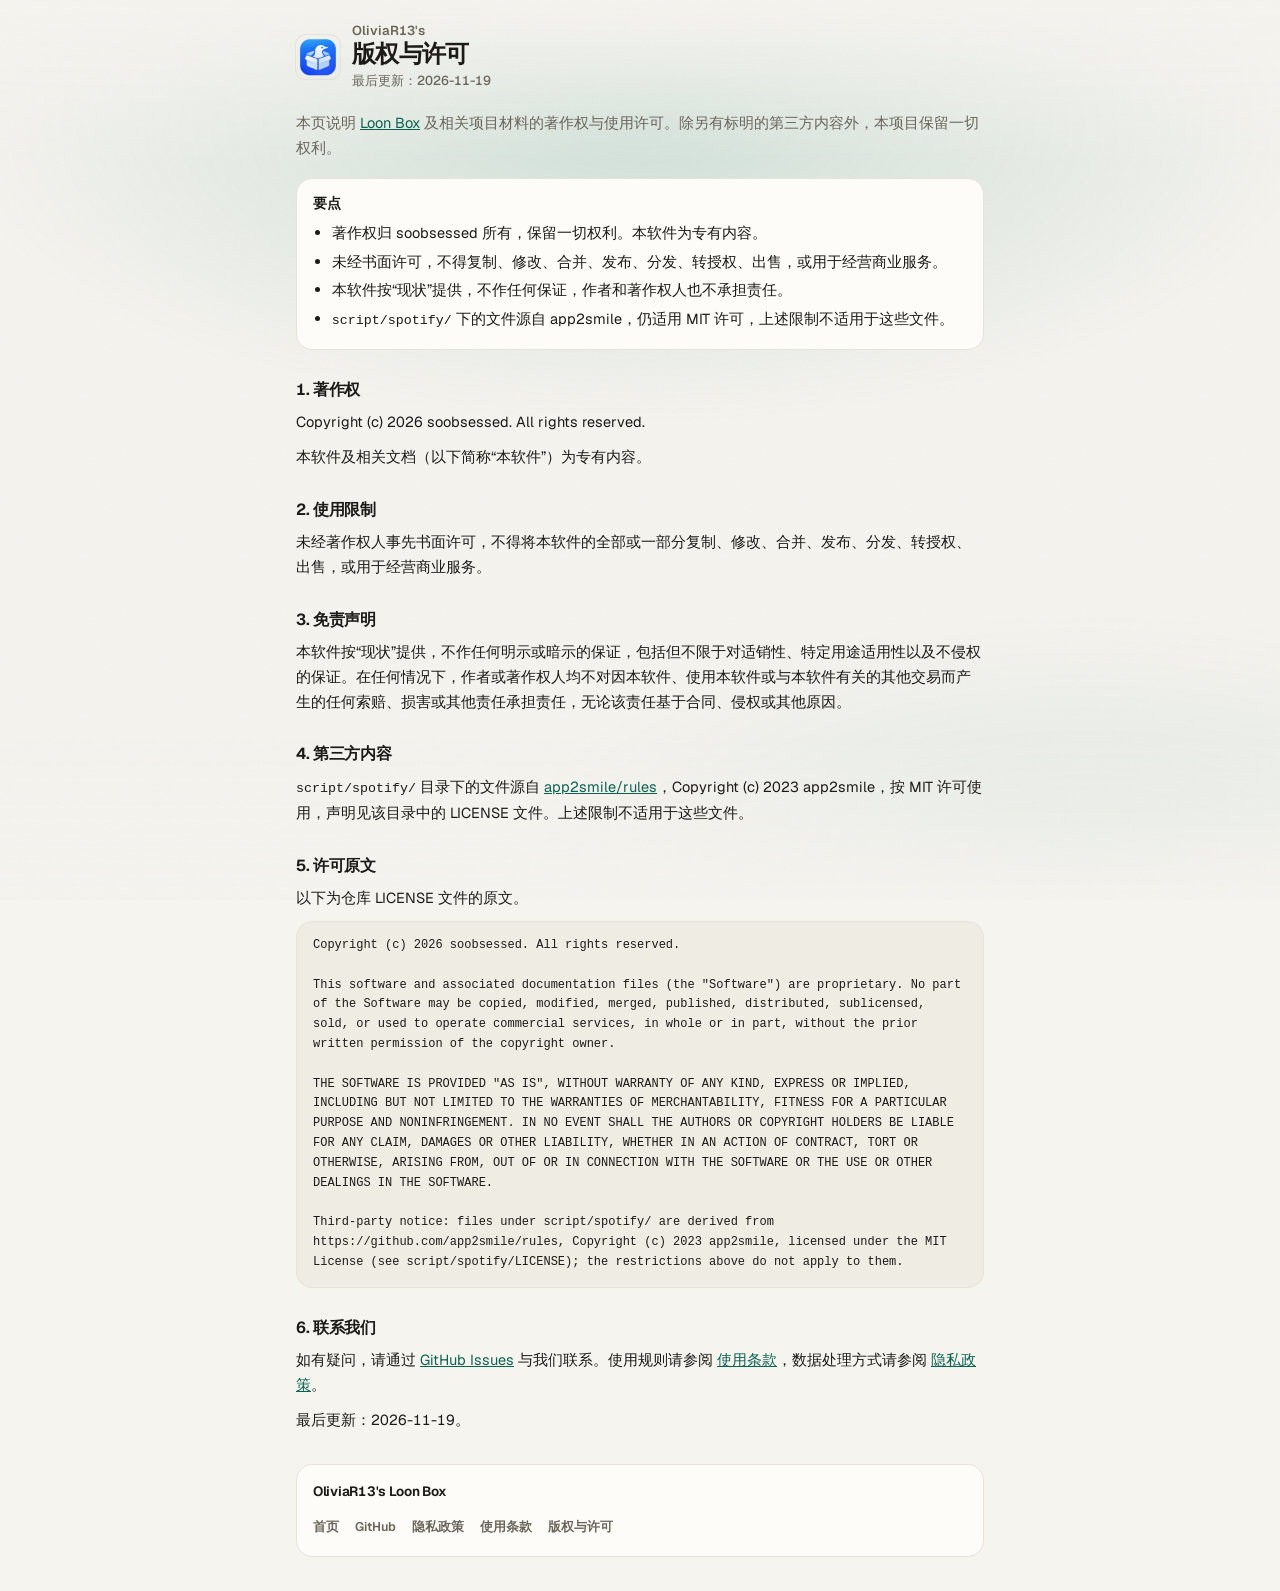
<file: box/license.html>
<!doctype html>
<html lang="zh-CN">
<head>
  <meta charset="utf-8">
  <meta name="viewport" content="width=device-width,initial-scale=1,viewport-fit=cover">
  <meta name="color-scheme" content="light dark">
  <meta name="theme-color" content="#f6f4ef" media="(prefers-color-scheme: light)">
  <meta name="theme-color" content="#12110f" media="(prefers-color-scheme: dark)">
  <meta name="description" content="OliviaR13's Loon Box 版权与许可：著作权归 soobsessed 所有，保留一切权利，并说明第三方内容。">
  <link rel="icon" href="./icon.png" type="image/png">
  <title>版权与许可 · OliviaR13's Loon Box</title>
  <script>(function(d){var s={};try{s=JSON.parse(localStorage.getItem("myloon_box_settings")||"{}")}catch(e){}
    if(s.theme==="light"||s.theme==="dark")d.dataset.theme=s.theme})(document.documentElement)</script>
  <link rel="preload" href="/fonts/Geist-Variable.woff2" as="font" type="font/woff2" crossorigin>
  <link rel="stylesheet" href="./styles/base.css">
  <style>
    .doc{user-select:text;-webkit-user-select:text}
    .doc a{user-select:text;-webkit-user-select:text}
    .doc h2{font-size:16px;font-weight:650;letter-spacing:-.02em;margin:28px 0 8px}
    .doc p,.doc li{font-size:14.5px;line-height:1.7}
    .doc p{margin:0 0 10px}
    .doc ul{margin:0 0 10px;padding-left:1.25em}
    .doc li{margin:4px 0}
    .doc .lede{color:var(--muted)}
    .doc code{font-family:var(--mono);font-size:.92em}
    .doc .sum{margin:18px 0 0;padding:14px 16px 6px;border:1px solid var(--line);border-radius:var(--r-lg);background:var(--card)}
    .doc .sum h2{margin:0 0 6px;font-size:14px}
    .doc pre{margin:0 0 10px;padding:14px 16px;overflow:auto;white-space:pre-wrap;border:1px solid var(--line);border-radius:var(--r-lg);background:var(--chip);color:var(--text);font-family:var(--mono);font-size:12px;line-height:1.65}
    .head a{display:flex;flex:none;text-decoration:none;border-radius:var(--r-md)}
    .head a:focus-visible{outline:2px solid var(--accent);outline-offset:2px}
  </style>
</head>
<body>
  <main class="shell">
    <header class="head">
      <a href="./" aria-label="返回首页"><img class="logo" src="./icon.png" alt="" width="44" height="44"></a>
      <div class="head-text">
        <h1><span class="h1-eyebrow">OliviaR13's</span>版权与许可</h1>
        <p>最后更新：2026-11-19</p>
      </div>
    </header>

    <article class="doc">
      <p class="lede">本页说明 <a href="./">Loon Box</a> 及相关项目材料的著作权与使用许可。除另有标明的第三方内容外，本项目保留一切权利。</p>

      <section class="sum" aria-label="要点">
        <h2>要点</h2>
        <ul>
          <li>著作权归 soobsessed 所有，保留一切权利。本软件为专有内容。</li>
          <li>未经书面许可，不得复制、修改、合并、发布、分发、转授权、出售，或用于经营商业服务。</li>
          <li>本软件按“现状”提供，不作任何保证，作者和著作权人也不承担责任。</li>
          <li><code>script/spotify/</code> 下的文件源自 app2smile，仍适用 MIT 许可，上述限制不适用于这些文件。</li>
        </ul>
      </section>

      <h2>1. 著作权</h2>
      <p>Copyright (c) 2026 soobsessed. All rights reserved.</p>
      <p>本软件及相关文档（以下简称“本软件”）为专有内容。</p>

      <h2>2. 使用限制</h2>
      <p>未经著作权人事先书面许可，不得将本软件的全部或一部分复制、修改、合并、发布、分发、转授权、出售，或用于经营商业服务。</p>

      <h2>3. 免责声明</h2>
      <p>本软件按“现状”提供，不作任何明示或暗示的保证，包括但不限于对适销性、特定用途适用性以及不侵权的保证。在任何情况下，作者或著作权人均不对因本软件、使用本软件或与本软件有关的其他交易而产生的任何索赔、损害或其他责任承担责任，无论该责任基于合同、侵权或其他原因。</p>

      <h2>4. 第三方内容</h2>
      <p><code>script/spotify/</code> 目录下的文件源自 <a href="https://github.com/app2smile/rules">app2smile/rules</a>，Copyright (c) 2023 app2smile，按 MIT 许可使用，声明见该目录中的 LICENSE 文件。上述限制不适用于这些文件。</p>

      <h2>5. 许可原文</h2>
      <p>以下为仓库 LICENSE 文件的原文。</p>
      <pre>Copyright (c) 2026 soobsessed. All rights reserved.

This software and associated documentation files (the "Software") are proprietary. No part of the Software may be copied, modified, merged, published, distributed, sublicensed, sold, or used to operate commercial services, in whole or in part, without the prior written permission of the copyright owner.

THE SOFTWARE IS PROVIDED "AS IS", WITHOUT WARRANTY OF ANY KIND, EXPRESS OR IMPLIED, INCLUDING BUT NOT LIMITED TO THE WARRANTIES OF MERCHANTABILITY, FITNESS FOR A PARTICULAR PURPOSE AND NONINFRINGEMENT. IN NO EVENT SHALL THE AUTHORS OR COPYRIGHT HOLDERS BE LIABLE FOR ANY CLAIM, DAMAGES OR OTHER LIABILITY, WHETHER IN AN ACTION OF CONTRACT, TORT OR OTHERWISE, ARISING FROM, OUT OF OR IN CONNECTION WITH THE SOFTWARE OR THE USE OR OTHER DEALINGS IN THE SOFTWARE.

Third-party notice: files under script/spotify/ are derived from https://github.com/app2smile/rules, Copyright (c) 2023 app2smile, licensed under the MIT License (see script/spotify/LICENSE); the restrictions above do not apply to them.
</pre>

      <h2>6. 联系我们</h2>
      <p>如有疑问，请通过 <a href="https://github.com/OliviaR13/MyLoon/issues">GitHub Issues</a> 与我们联系。使用规则请参阅 <a href="./terms.html">使用条款</a>，数据处理方式请参阅 <a href="./privacy.html">隐私政策</a>。</p>
      <p>最后更新：2026-11-19。</p>
    </article>

    <footer class="foot">
      <p class="foot-brand">OliviaR13's Loon Box</p>
      <nav class="foot-nav" aria-label="页脚">
        <a href="./">首页</a>
        <a href="https://github.com/OliviaR13/MyLoon">GitHub</a>
        <a href="./privacy.html">隐私政策</a>
        <a href="./terms.html">使用条款</a>
        <a href="./license.html">版权与许可</a>
      </nav>
    </footer>
  </main>
</body>
</html>
</file>
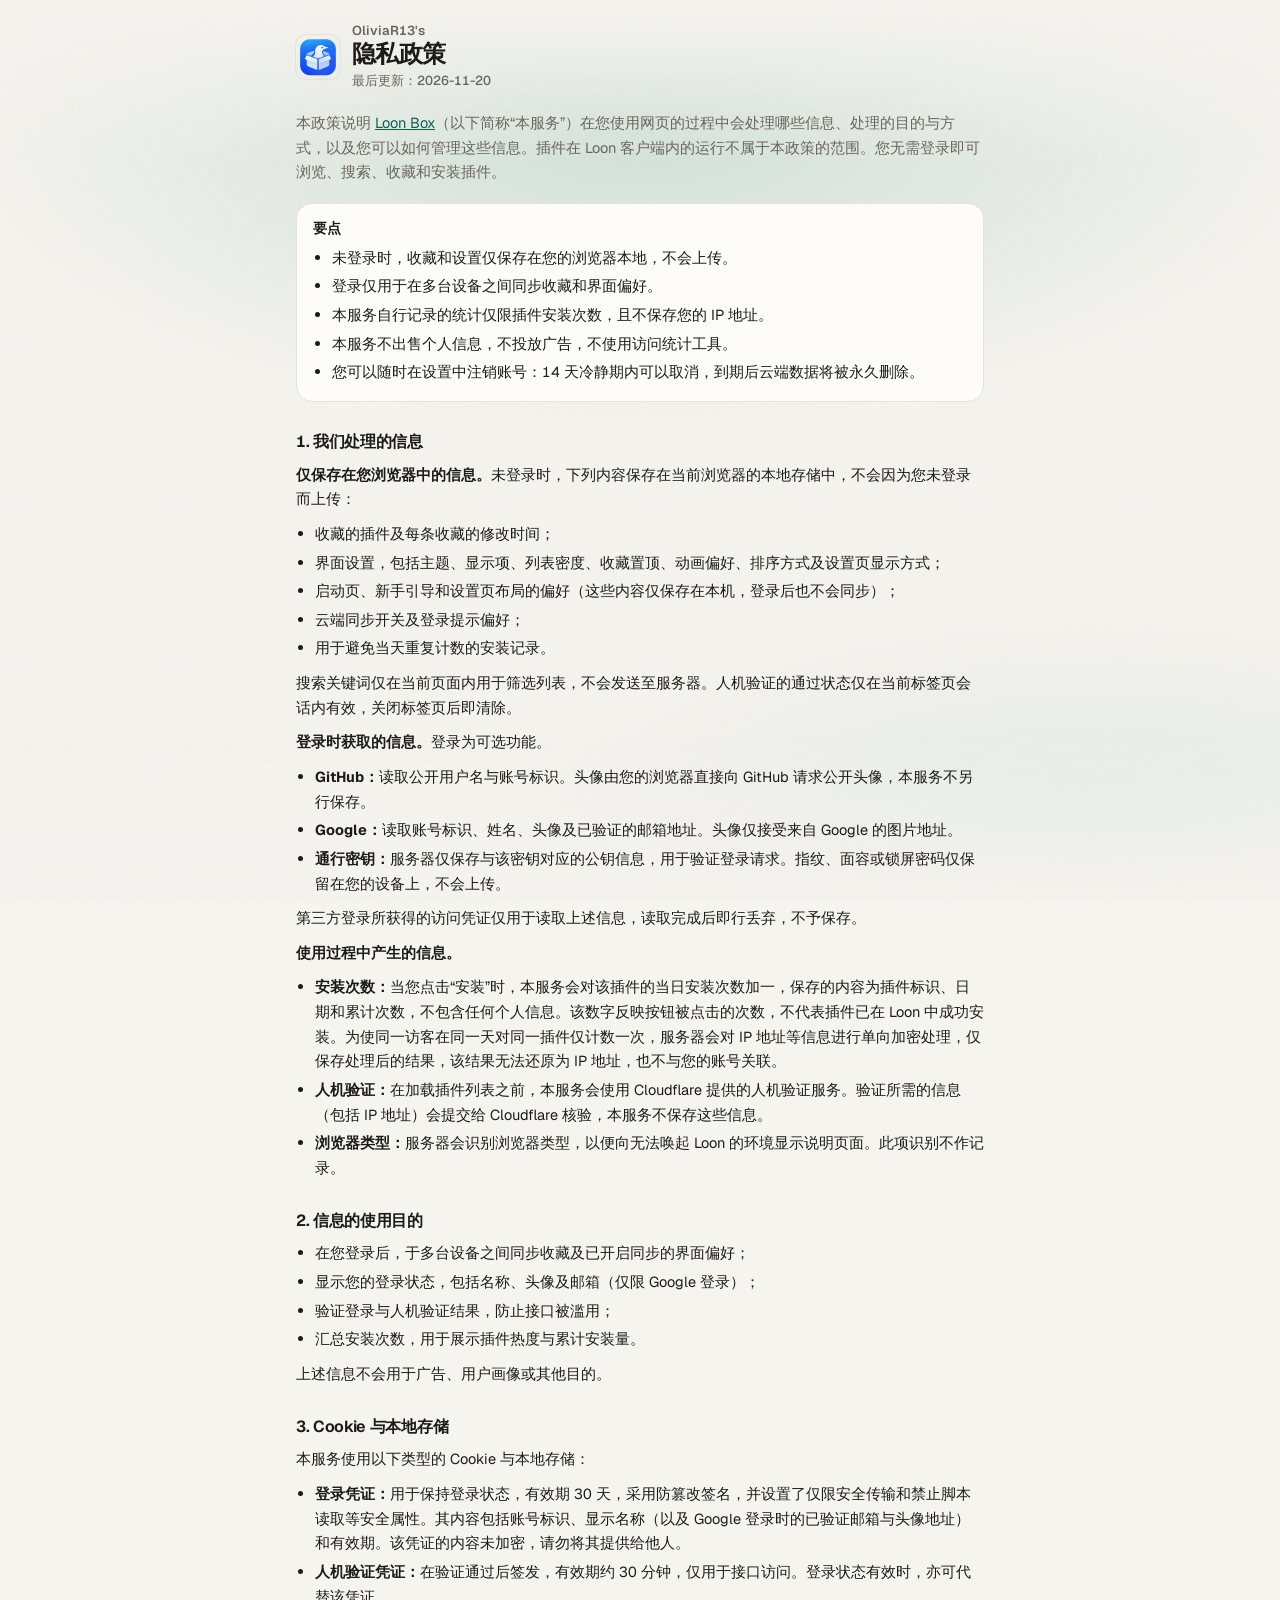
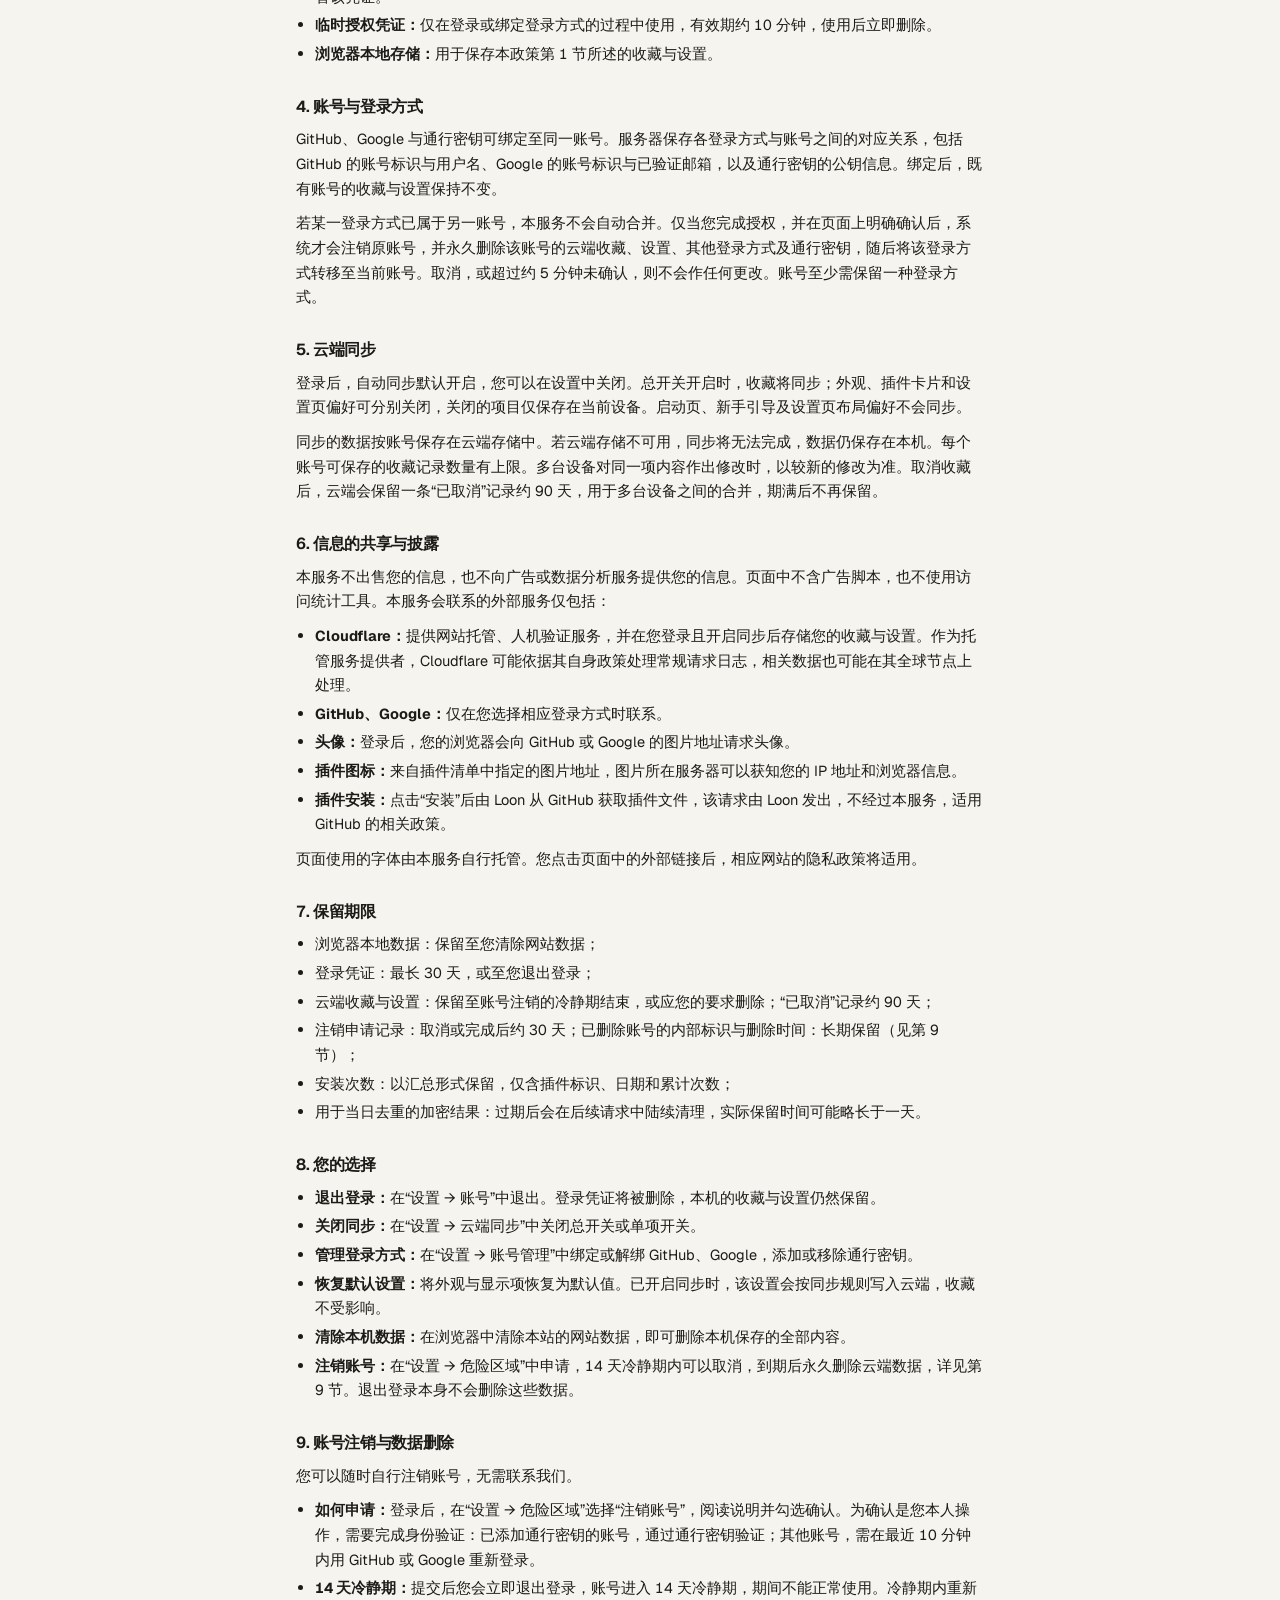
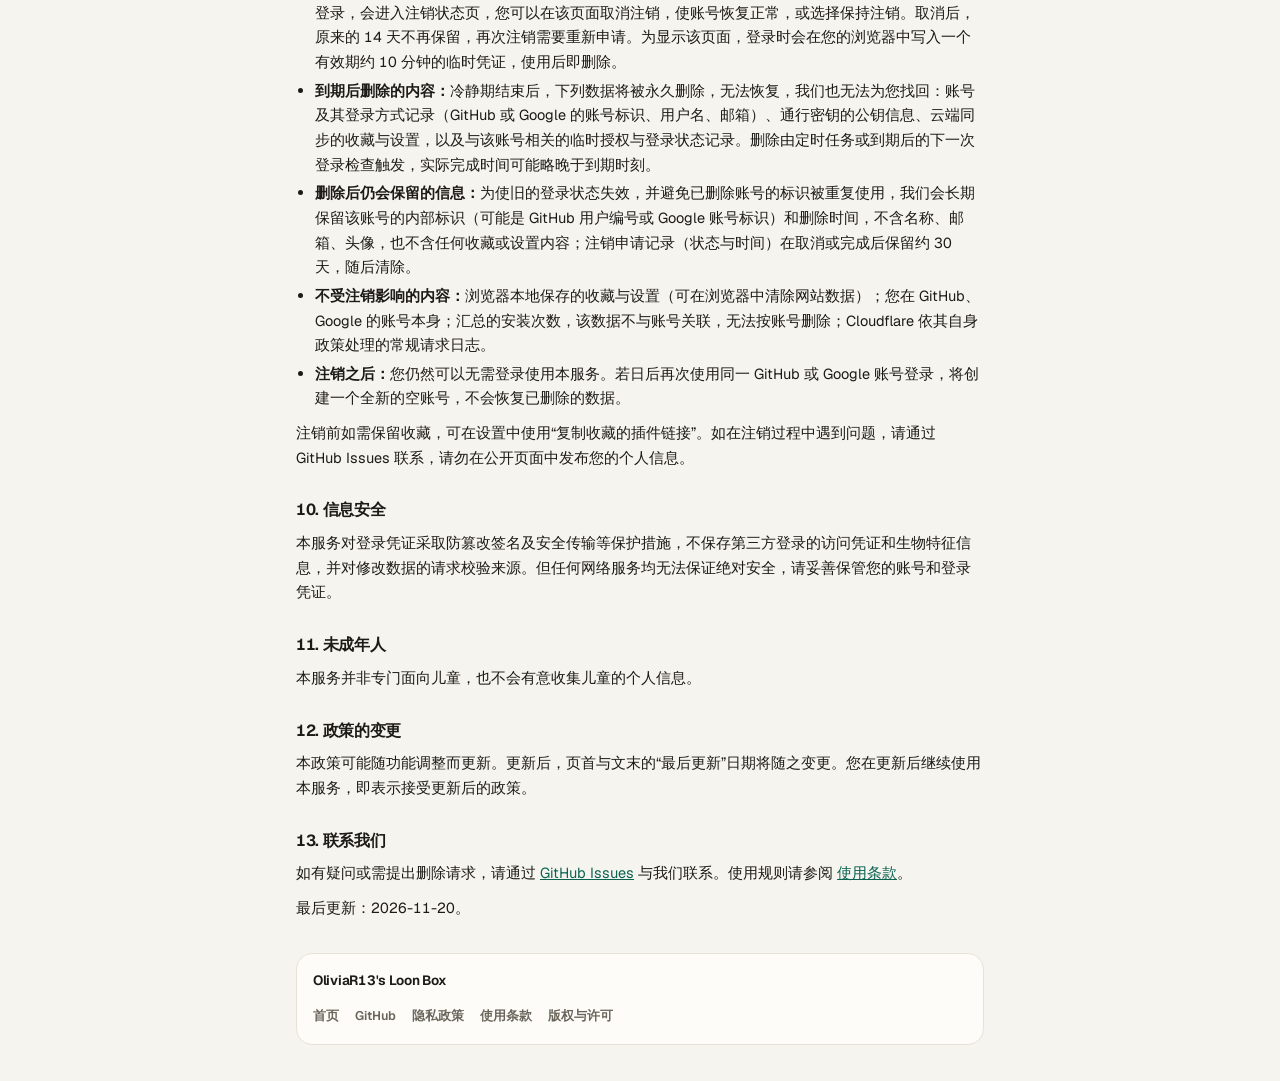
<file: box/privacy.html>
<!doctype html>
<html lang="zh-CN">
<head>
  <meta charset="utf-8">
  <meta name="viewport" content="width=device-width,initial-scale=1,viewport-fit=cover">
  <meta name="color-scheme" content="light dark">
  <meta name="theme-color" content="#f6f4ef" media="(prefers-color-scheme: light)">
  <meta name="theme-color" content="#12110f" media="(prefers-color-scheme: dark)">
  <meta name="description" content="OliviaR13's Loon Box 隐私政策：本机数据、安装次数、人机验证、GitHub 与 Google 登录，以及云端同步。">
  <link rel="icon" href="./icon.png" type="image/png">
  <title>隐私政策 · OliviaR13's Loon Box</title>
  <script>(function(d){var s={};try{s=JSON.parse(localStorage.getItem("myloon_box_settings")||"{}")}catch(e){}
    if(s.theme==="light"||s.theme==="dark")d.dataset.theme=s.theme})(document.documentElement)</script>
  <link rel="preload" href="/fonts/Geist-Variable.woff2" as="font" type="font/woff2" crossorigin>
  <link rel="stylesheet" href="./styles/base.css">
  <style>
    .doc{user-select:text;-webkit-user-select:text}
    .doc a{user-select:text;-webkit-user-select:text}
    .doc h2{font-size:16px;font-weight:650;letter-spacing:-.02em;margin:28px 0 8px}
    .doc p,.doc li{font-size:14.5px;line-height:1.7}
    .doc p{margin:0 0 10px}
    .doc ul{margin:0 0 10px;padding-left:1.25em}
    .doc li{margin:4px 0}
    .doc .lede{color:var(--muted)}
    .doc code{font-family:var(--mono);font-size:.92em}
    .doc .sum{margin:18px 0 0;padding:14px 16px 6px;border:1px solid var(--line);border-radius:var(--r-lg);background:var(--card)}
    .doc .sum h2{margin:0 0 6px;font-size:14px}
    .head a{display:flex;flex:none;text-decoration:none;border-radius:var(--r-md)}
    .head a:focus-visible{outline:2px solid var(--accent);outline-offset:2px}
  </style>
</head>
<body>
  <main class="shell">
    <header class="head">
      <a href="./" aria-label="返回首页"><img class="logo" src="./icon.png" alt="" width="44" height="44"></a>
      <div class="head-text">
        <h1><span class="h1-eyebrow">OliviaR13's</span>隐私政策</h1>
        <p>最后更新：2026-11-20</p>
      </div>
    </header>

    <article class="doc">
      <p class="lede">本政策说明 <a href="./">Loon Box</a>（以下简称“本服务”）在您使用网页的过程中会处理哪些信息、处理的目的与方式，以及您可以如何管理这些信息。插件在 Loon 客户端内的运行不属于本政策的范围。您无需登录即可浏览、搜索、收藏和安装插件。</p>

      <section class="sum" aria-label="要点">
        <h2>要点</h2>
        <ul>
          <li>未登录时，收藏和设置仅保存在您的浏览器本地，不会上传。</li>
          <li>登录仅用于在多台设备之间同步收藏和界面偏好。</li>
          <li>本服务自行记录的统计仅限插件安装次数，且不保存您的 IP 地址。</li>
          <li>本服务不出售个人信息，不投放广告，不使用访问统计工具。</li>
          <li>您可以随时在设置中注销账号：14 天冷静期内可以取消，到期后云端数据将被永久删除。</li>
        </ul>
      </section>

      <h2>1. 我们处理的信息</h2>
      <p><strong>仅保存在您浏览器中的信息。</strong>未登录时，下列内容保存在当前浏览器的本地存储中，不会因为您未登录而上传：</p>
      <ul>
        <li>收藏的插件及每条收藏的修改时间；</li>
        <li>界面设置，包括主题、显示项、列表密度、收藏置顶、动画偏好、排序方式及设置页显示方式；</li>
        <li>启动页、新手引导和设置页布局的偏好（这些内容仅保存在本机，登录后也不会同步）；</li>
        <li>云端同步开关及登录提示偏好；</li>
        <li>用于避免当天重复计数的安装记录。</li>
      </ul>
      <p>搜索关键词仅在当前页面内用于筛选列表，不会发送至服务器。人机验证的通过状态仅在当前标签页会话内有效，关闭标签页后即清除。</p>

      <p><strong>登录时获取的信息。</strong>登录为可选功能。</p>
      <ul>
        <li><strong>GitHub：</strong>读取公开用户名与账号标识。头像由您的浏览器直接向 GitHub 请求公开头像，本服务不另行保存。</li>
        <li><strong>Google：</strong>读取账号标识、姓名、头像及已验证的邮箱地址。头像仅接受来自 Google 的图片地址。</li>
        <li><strong>通行密钥：</strong>服务器仅保存与该密钥对应的公钥信息，用于验证登录请求。指纹、面容或锁屏密码仅保留在您的设备上，不会上传。</li>
      </ul>
      <p>第三方登录所获得的访问凭证仅用于读取上述信息，读取完成后即行丢弃，不予保存。</p>

      <p><strong>使用过程中产生的信息。</strong></p>
      <ul>
        <li><strong>安装次数：</strong>当您点击“安装”时，本服务会对该插件的当日安装次数加一，保存的内容为插件标识、日期和累计次数，不包含任何个人信息。该数字反映按钮被点击的次数，不代表插件已在 Loon 中成功安装。为使同一访客在同一天对同一插件仅计数一次，服务器会对 IP 地址等信息进行单向加密处理，仅保存处理后的结果，该结果无法还原为 IP 地址，也不与您的账号关联。</li>
        <li><strong>人机验证：</strong>在加载插件列表之前，本服务会使用 Cloudflare 提供的人机验证服务。验证所需的信息（包括 IP 地址）会提交给 Cloudflare 核验，本服务不保存这些信息。</li>
        <li><strong>浏览器类型：</strong>服务器会识别浏览器类型，以便向无法唤起 Loon 的环境显示说明页面。此项识别不作记录。</li>
      </ul>

      <h2>2. 信息的使用目的</h2>
      <ul>
        <li>在您登录后，于多台设备之间同步收藏及已开启同步的界面偏好；</li>
        <li>显示您的登录状态，包括名称、头像及邮箱（仅限 Google 登录）；</li>
        <li>验证登录与人机验证结果，防止接口被滥用；</li>
        <li>汇总安装次数，用于展示插件热度与累计安装量。</li>
      </ul>
      <p>上述信息不会用于广告、用户画像或其他目的。</p>

      <h2>3. Cookie 与本地存储</h2>
      <p>本服务使用以下类型的 Cookie 与本地存储：</p>
      <ul>
        <li><strong>登录凭证：</strong>用于保持登录状态，有效期 30 天，采用防篡改签名，并设置了仅限安全传输和禁止脚本读取等安全属性。其内容包括账号标识、显示名称（以及 Google 登录时的已验证邮箱与头像地址）和有效期。该凭证的内容未加密，请勿将其提供给他人。</li>
        <li><strong>人机验证凭证：</strong>在验证通过后签发，有效期约 30 分钟，仅用于接口访问。登录状态有效时，亦可代替该凭证。</li>
        <li><strong>临时授权凭证：</strong>仅在登录或绑定登录方式的过程中使用，有效期约 10 分钟，使用后立即删除。</li>
        <li><strong>浏览器本地存储：</strong>用于保存本政策第 1 节所述的收藏与设置。</li>
      </ul>

      <h2>4. 账号与登录方式</h2>
      <p>GitHub、Google 与通行密钥可绑定至同一账号。服务器保存各登录方式与账号之间的对应关系，包括 GitHub 的账号标识与用户名、Google 的账号标识与已验证邮箱，以及通行密钥的公钥信息。绑定后，既有账号的收藏与设置保持不变。</p>
      <p>若某一登录方式已属于另一账号，本服务不会自动合并。仅当您完成授权，并在页面上明确确认后，系统才会注销原账号，并永久删除该账号的云端收藏、设置、其他登录方式及通行密钥，随后将该登录方式转移至当前账号。取消，或超过约 5 分钟未确认，则不会作任何更改。账号至少需保留一种登录方式。</p>

      <h2>5. 云端同步</h2>
      <p>登录后，自动同步默认开启，您可以在设置中关闭。总开关开启时，收藏将同步；外观、插件卡片和设置页偏好可分别关闭，关闭的项目仅保存在当前设备。启动页、新手引导及设置页布局偏好不会同步。</p>
      <p>同步的数据按账号保存在云端存储中。若云端存储不可用，同步将无法完成，数据仍保存在本机。每个账号可保存的收藏记录数量有上限。多台设备对同一项内容作出修改时，以较新的修改为准。取消收藏后，云端会保留一条“已取消”记录约 90 天，用于多台设备之间的合并，期满后不再保留。</p>

      <h2>6. 信息的共享与披露</h2>
      <p>本服务不出售您的信息，也不向广告或数据分析服务提供您的信息。页面中不含广告脚本，也不使用访问统计工具。本服务会联系的外部服务仅包括：</p>
      <ul>
        <li><strong>Cloudflare：</strong>提供网站托管、人机验证服务，并在您登录且开启同步后存储您的收藏与设置。作为托管服务提供者，Cloudflare 可能依据其自身政策处理常规请求日志，相关数据也可能在其全球节点上处理。</li>
        <li><strong>GitHub、Google：</strong>仅在您选择相应登录方式时联系。</li>
        <li><strong>头像：</strong>登录后，您的浏览器会向 GitHub 或 Google 的图片地址请求头像。</li>
        <li><strong>插件图标：</strong>来自插件清单中指定的图片地址，图片所在服务器可以获知您的 IP 地址和浏览器信息。</li>
        <li><strong>插件安装：</strong>点击“安装”后由 Loon 从 GitHub 获取插件文件，该请求由 Loon 发出，不经过本服务，适用 GitHub 的相关政策。</li>
      </ul>
      <p>页面使用的字体由本服务自行托管。您点击页面中的外部链接后，相应网站的隐私政策将适用。</p>

      <h2>7. 保留期限</h2>
      <ul>
        <li>浏览器本地数据：保留至您清除网站数据；</li>
        <li>登录凭证：最长 30 天，或至您退出登录；</li>
        <li>云端收藏与设置：保留至账号注销的冷静期结束，或应您的要求删除；“已取消”记录约 90 天；</li>
        <li>注销申请记录：取消或完成后约 30 天；已删除账号的内部标识与删除时间：长期保留（见第 9 节）；</li>
        <li>安装次数：以汇总形式保留，仅含插件标识、日期和累计次数；</li>
        <li>用于当日去重的加密结果：过期后会在后续请求中陆续清理，实际保留时间可能略长于一天。</li>
      </ul>

      <h2>8. 您的选择</h2>
      <ul>
        <li><strong>退出登录：</strong>在“设置 → 账号”中退出。登录凭证将被删除，本机的收藏与设置仍然保留。</li>
        <li><strong>关闭同步：</strong>在“设置 → 云端同步”中关闭总开关或单项开关。</li>
        <li><strong>管理登录方式：</strong>在“设置 → 账号管理”中绑定或解绑 GitHub、Google，添加或移除通行密钥。</li>
        <li><strong>恢复默认设置：</strong>将外观与显示项恢复为默认值。已开启同步时，该设置会按同步规则写入云端，收藏不受影响。</li>
        <li><strong>清除本机数据：</strong>在浏览器中清除本站的网站数据，即可删除本机保存的全部内容。</li>
        <li><strong>注销账号：</strong>在“设置 → 危险区域”中申请，14 天冷静期内可以取消，到期后永久删除云端数据，详见第 9 节。退出登录本身不会删除这些数据。</li>
      </ul>

      <h2 id="delete">9. 账号注销与数据删除</h2>
      <p>您可以随时自行注销账号，无需联系我们。</p>
      <ul>
        <li><strong>如何申请：</strong>登录后，在“设置 → 危险区域”选择“注销账号”，阅读说明并勾选确认。为确认是您本人操作，需要完成身份验证：已添加通行密钥的账号，通过通行密钥验证；其他账号，需在最近 10 分钟内用 GitHub 或 Google 重新登录。</li>
        <li><strong>14 天冷静期：</strong>提交后您会立即退出登录，账号进入 14 天冷静期，期间不能正常使用。冷静期内重新登录，会进入注销状态页，您可以在该页面取消注销，使账号恢复正常，或选择保持注销。取消后，原来的 14 天不再保留，再次注销需要重新申请。为显示该页面，登录时会在您的浏览器中写入一个有效期约 10 分钟的临时凭证，使用后即删除。</li>
        <li><strong>到期后删除的内容：</strong>冷静期结束后，下列数据将被永久删除，无法恢复，我们也无法为您找回：账号及其登录方式记录（GitHub 或 Google 的账号标识、用户名、邮箱）、通行密钥的公钥信息、云端同步的收藏与设置，以及与该账号相关的临时授权与登录状态记录。删除由定时任务或到期后的下一次登录检查触发，实际完成时间可能略晚于到期时刻。</li>
        <li><strong>删除后仍会保留的信息：</strong>为使旧的登录状态失效，并避免已删除账号的标识被重复使用，我们会长期保留该账号的内部标识（可能是 GitHub 用户编号或 Google 账号标识）和删除时间，不含名称、邮箱、头像，也不含任何收藏或设置内容；注销申请记录（状态与时间）在取消或完成后保留约 30 天，随后清除。</li>
        <li><strong>不受注销影响的内容：</strong>浏览器本地保存的收藏与设置（可在浏览器中清除网站数据）；您在 GitHub、Google 的账号本身；汇总的安装次数，该数据不与账号关联，无法按账号删除；Cloudflare 依其自身政策处理的常规请求日志。</li>
        <li><strong>注销之后：</strong>您仍然可以无需登录使用本服务。若日后再次使用同一 GitHub 或 Google 账号登录，将创建一个全新的空账号，不会恢复已删除的数据。</li>
      </ul>
      <p>注销前如需保留收藏，可在设置中使用“复制收藏的插件链接”。如在注销过程中遇到问题，请通过 GitHub Issues 联系，请勿在公开页面中发布您的个人信息。</p>

      <h2>10. 信息安全</h2>
      <p>本服务对登录凭证采取防篡改签名及安全传输等保护措施，不保存第三方登录的访问凭证和生物特征信息，并对修改数据的请求校验来源。但任何网络服务均无法保证绝对安全，请妥善保管您的账号和登录凭证。</p>

      <h2>11. 未成年人</h2>
      <p>本服务并非专门面向儿童，也不会有意收集儿童的个人信息。</p>

      <h2>12. 政策的变更</h2>
      <p>本政策可能随功能调整而更新。更新后，页首与文末的“最后更新”日期将随之变更。您在更新后继续使用本服务，即表示接受更新后的政策。</p>

      <h2>13. 联系我们</h2>
      <p>如有疑问或需提出删除请求，请通过 <a href="https://github.com/OliviaR13/MyLoon/issues">GitHub Issues</a> 与我们联系。使用规则请参阅 <a href="./terms.html">使用条款</a>。</p>
      <p>最后更新：2026-11-20。</p>
    </article>

    <footer class="foot">
      <p class="foot-brand">OliviaR13's Loon Box</p>
      <nav class="foot-nav" aria-label="页脚">
        <a href="./">首页</a>
        <a href="https://github.com/OliviaR13/MyLoon">GitHub</a>
        <a href="./privacy.html">隐私政策</a>
        <a href="./terms.html">使用条款</a>
        <a href="./license.html">版权与许可</a>
      </nav>
    </footer>
  </main>
</body>
</html>
</file>
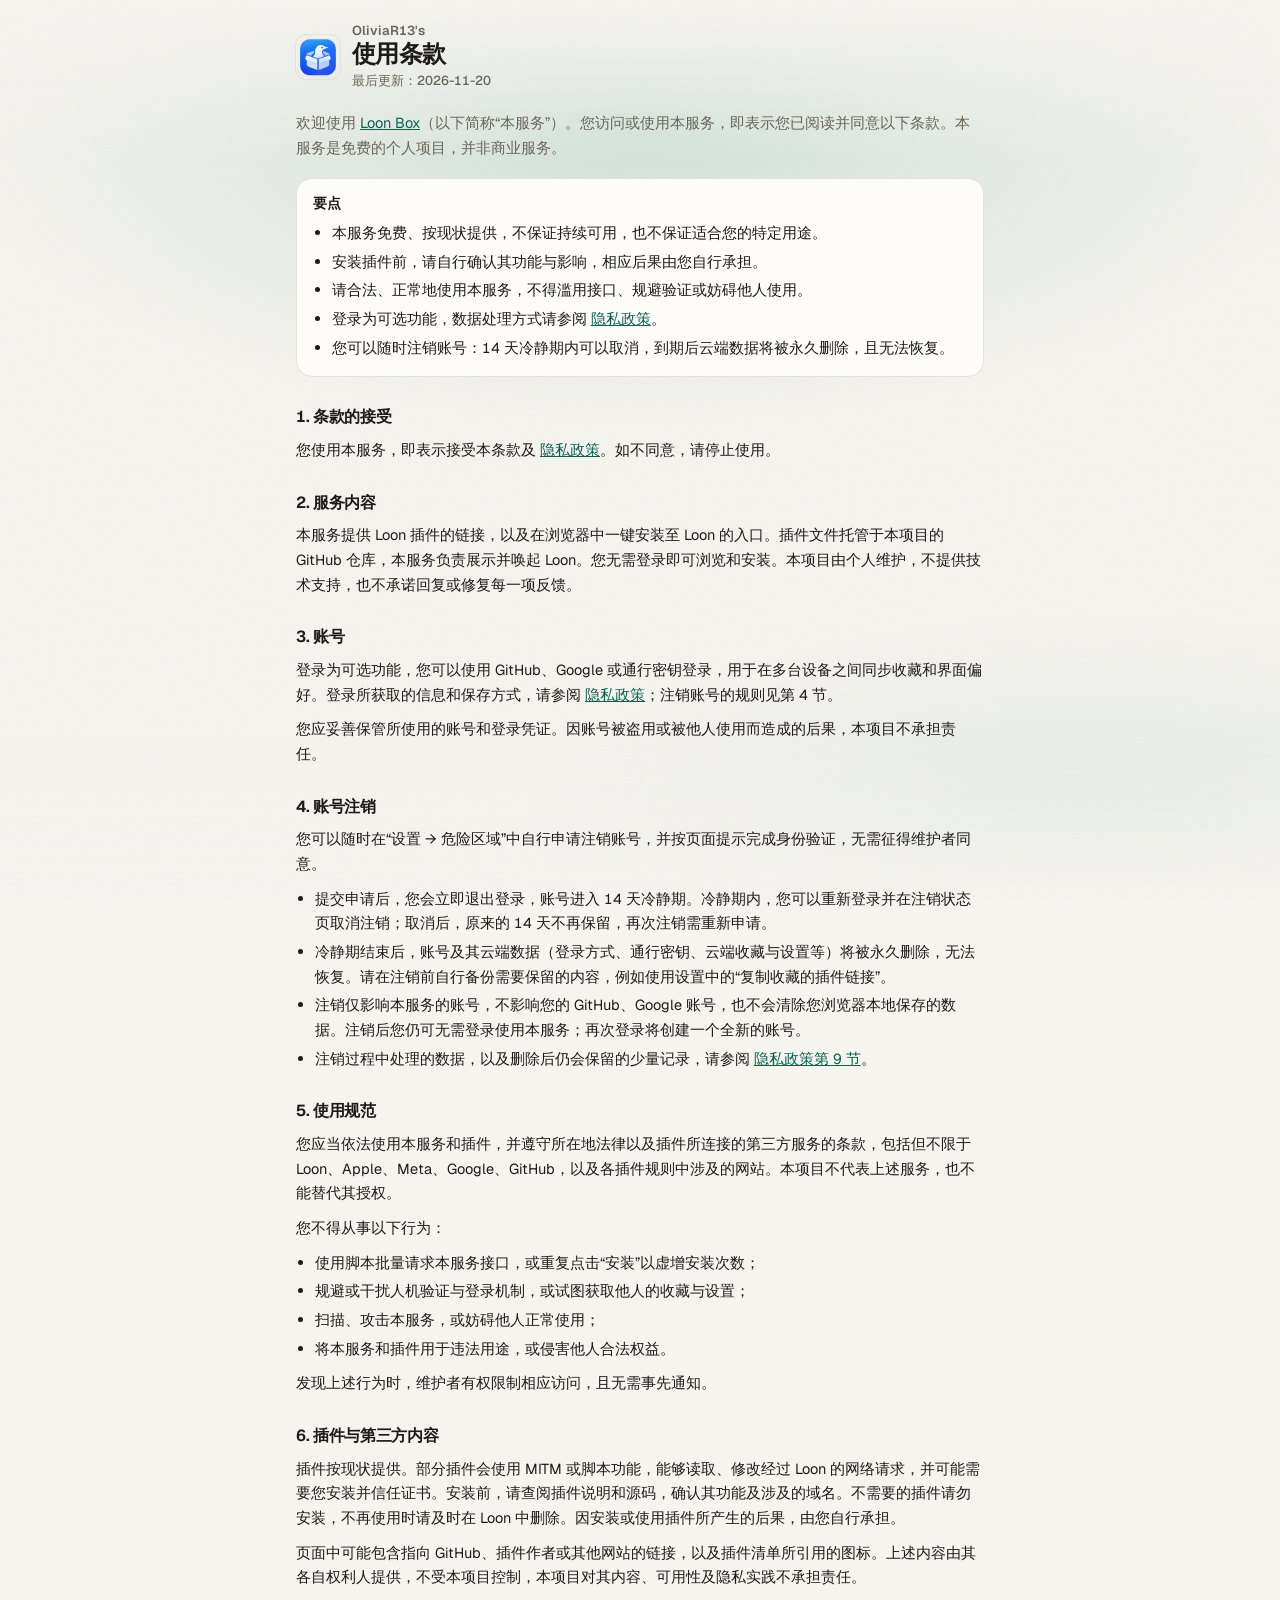
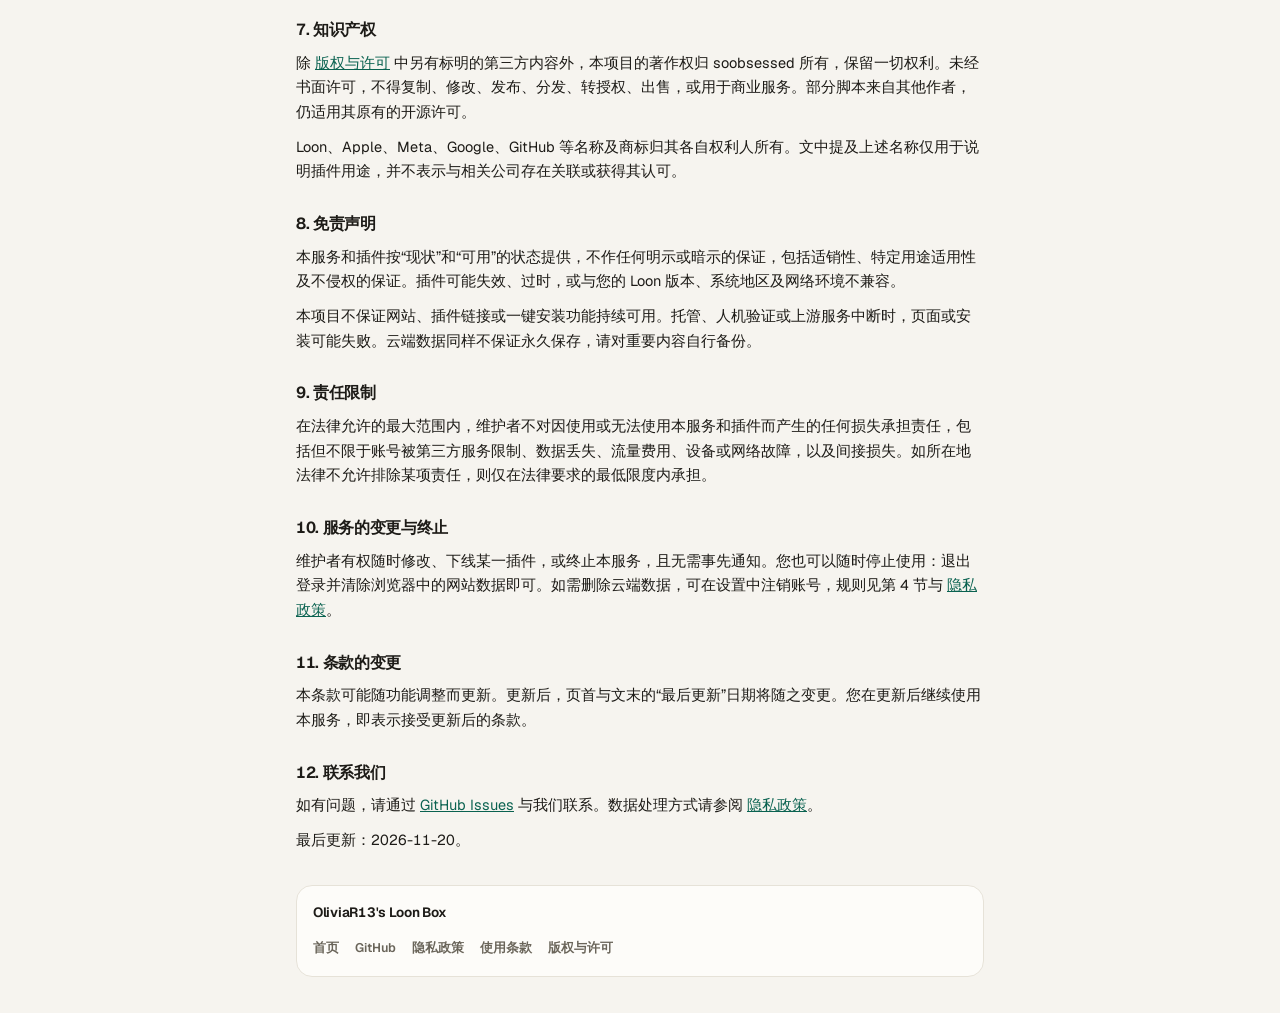
<file: box/terms.html>
<!doctype html>
<html lang="zh-CN">
<head>
  <meta charset="utf-8">
  <meta name="viewport" content="width=device-width,initial-scale=1,viewport-fit=cover">
  <meta name="color-scheme" content="light dark">
  <meta name="theme-color" content="#f6f4ef" media="(prefers-color-scheme: light)">
  <meta name="theme-color" content="#12110f" media="(prefers-color-scheme: dark)">
  <meta name="description" content="OliviaR13's Loon Box 使用条款：免费的个人项目，提供 Loon 插件链接和一键安装，按原样提供。">
  <link rel="icon" href="./icon.png" type="image/png">
  <title>使用条款 · OliviaR13's Loon Box</title>
  <script>(function(d){var s={};try{s=JSON.parse(localStorage.getItem("myloon_box_settings")||"{}")}catch(e){}
    if(s.theme==="light"||s.theme==="dark")d.dataset.theme=s.theme})(document.documentElement)</script>
  <link rel="preload" href="/fonts/Geist-Variable.woff2" as="font" type="font/woff2" crossorigin>
  <link rel="stylesheet" href="./styles/base.css">
  <style>
    .doc{user-select:text;-webkit-user-select:text}
    .doc a{user-select:text;-webkit-user-select:text}
    .doc h2{font-size:16px;font-weight:650;letter-spacing:-.02em;margin:28px 0 8px}
    .doc p,.doc li{font-size:14.5px;line-height:1.7}
    .doc p{margin:0 0 10px}
    .doc ul{margin:0 0 10px;padding-left:1.25em}
    .doc li{margin:4px 0}
    .doc .lede{color:var(--muted)}
    .doc code{font-family:var(--mono);font-size:.92em}
    .doc .sum{margin:18px 0 0;padding:14px 16px 6px;border:1px solid var(--line);border-radius:var(--r-lg);background:var(--card)}
    .doc .sum h2{margin:0 0 6px;font-size:14px}
    .head a{display:flex;flex:none;text-decoration:none;border-radius:var(--r-md)}
    .head a:focus-visible{outline:2px solid var(--accent);outline-offset:2px}
  </style>
</head>
<body>
  <main class="shell">
    <header class="head">
      <a href="./" aria-label="返回首页"><img class="logo" src="./icon.png" alt="" width="44" height="44"></a>
      <div class="head-text">
        <h1><span class="h1-eyebrow">OliviaR13's</span>使用条款</h1>
        <p>最后更新：2026-11-20</p>
      </div>
    </header>

    <article class="doc">
      <p class="lede">欢迎使用 <a href="./">Loon Box</a>（以下简称“本服务”）。您访问或使用本服务，即表示您已阅读并同意以下条款。本服务是免费的个人项目，并非商业服务。</p>

      <section class="sum" aria-label="要点">
        <h2>要点</h2>
        <ul>
          <li>本服务免费、按现状提供，不保证持续可用，也不保证适合您的特定用途。</li>
          <li>安装插件前，请自行确认其功能与影响，相应后果由您自行承担。</li>
          <li>请合法、正常地使用本服务，不得滥用接口、规避验证或妨碍他人使用。</li>
          <li>登录为可选功能，数据处理方式请参阅 <a href="./privacy.html">隐私政策</a>。</li>
          <li>您可以随时注销账号：14 天冷静期内可以取消，到期后云端数据将被永久删除，且无法恢复。</li>
        </ul>
      </section>

      <h2>1. 条款的接受</h2>
      <p>您使用本服务，即表示接受本条款及 <a href="./privacy.html">隐私政策</a>。如不同意，请停止使用。</p>

      <h2>2. 服务内容</h2>
      <p>本服务提供 Loon 插件的链接，以及在浏览器中一键安装至 Loon 的入口。插件文件托管于本项目的 GitHub 仓库，本服务负责展示并唤起 Loon。您无需登录即可浏览和安装。本项目由个人维护，不提供技术支持，也不承诺回复或修复每一项反馈。</p>

      <h2>3. 账号</h2>
      <p>登录为可选功能，您可以使用 GitHub、Google 或通行密钥登录，用于在多台设备之间同步收藏和界面偏好。登录所获取的信息和保存方式，请参阅 <a href="./privacy.html">隐私政策</a>；注销账号的规则见第 4 节。</p>
      <p>您应妥善保管所使用的账号和登录凭证。因账号被盗用或被他人使用而造成的后果，本项目不承担责任。</p>

      <h2 id="delete">4. 账号注销</h2>
      <p>您可以随时在“设置 → 危险区域”中自行申请注销账号，并按页面提示完成身份验证，无需征得维护者同意。</p>
      <ul>
        <li>提交申请后，您会立即退出登录，账号进入 14 天冷静期。冷静期内，您可以重新登录并在注销状态页取消注销；取消后，原来的 14 天不再保留，再次注销需重新申请。</li>
        <li>冷静期结束后，账号及其云端数据（登录方式、通行密钥、云端收藏与设置等）将被永久删除，无法恢复。请在注销前自行备份需要保留的内容，例如使用设置中的“复制收藏的插件链接”。</li>
        <li>注销仅影响本服务的账号，不影响您的 GitHub、Google 账号，也不会清除您浏览器本地保存的数据。注销后您仍可无需登录使用本服务；再次登录将创建一个全新的账号。</li>
        <li>注销过程中处理的数据，以及删除后仍会保留的少量记录，请参阅 <a href="./privacy.html#delete">隐私政策第 9 节</a>。</li>
      </ul>

      <h2>5. 使用规范</h2>
      <p>您应当依法使用本服务和插件，并遵守所在地法律以及插件所连接的第三方服务的条款，包括但不限于 Loon、Apple、Meta、Google、GitHub，以及各插件规则中涉及的网站。本项目不代表上述服务，也不能替代其授权。</p>
      <p>您不得从事以下行为：</p>
      <ul>
        <li>使用脚本批量请求本服务接口，或重复点击“安装”以虚增安装次数；</li>
        <li>规避或干扰人机验证与登录机制，或试图获取他人的收藏与设置；</li>
        <li>扫描、攻击本服务，或妨碍他人正常使用；</li>
        <li>将本服务和插件用于违法用途，或侵害他人合法权益。</li>
      </ul>
      <p>发现上述行为时，维护者有权限制相应访问，且无需事先通知。</p>

      <h2>6. 插件与第三方内容</h2>
      <p>插件按现状提供。部分插件会使用 MITM 或脚本功能，能够读取、修改经过 Loon 的网络请求，并可能需要您安装并信任证书。安装前，请查阅插件说明和源码，确认其功能及涉及的域名。不需要的插件请勿安装，不再使用时请及时在 Loon 中删除。因安装或使用插件所产生的后果，由您自行承担。</p>
      <p>页面中可能包含指向 GitHub、插件作者或其他网站的链接，以及插件清单所引用的图标。上述内容由其各自权利人提供，不受本项目控制，本项目对其内容、可用性及隐私实践不承担责任。</p>

      <h2>7. 知识产权</h2>
      <p>除 <a href="./license.html">版权与许可</a> 中另有标明的第三方内容外，本项目的著作权归 soobsessed 所有，保留一切权利。未经书面许可，不得复制、修改、发布、分发、转授权、出售，或用于商业服务。部分脚本来自其他作者，仍适用其原有的开源许可。</p>
      <p>Loon、Apple、Meta、Google、GitHub 等名称及商标归其各自权利人所有。文中提及上述名称仅用于说明插件用途，并不表示与相关公司存在关联或获得其认可。</p>

      <h2>8. 免责声明</h2>
      <p>本服务和插件按“现状”和“可用”的状态提供，不作任何明示或暗示的保证，包括适销性、特定用途适用性及不侵权的保证。插件可能失效、过时，或与您的 Loon 版本、系统地区及网络环境不兼容。</p>
      <p>本项目不保证网站、插件链接或一键安装功能持续可用。托管、人机验证或上游服务中断时，页面或安装可能失败。云端数据同样不保证永久保存，请对重要内容自行备份。</p>

      <h2>9. 责任限制</h2>
      <p>在法律允许的最大范围内，维护者不对因使用或无法使用本服务和插件而产生的任何损失承担责任，包括但不限于账号被第三方服务限制、数据丢失、流量费用、设备或网络故障，以及间接损失。如所在地法律不允许排除某项责任，则仅在法律要求的最低限度内承担。</p>

      <h2>10. 服务的变更与终止</h2>
      <p>维护者有权随时修改、下线某一插件，或终止本服务，且无需事先通知。您也可以随时停止使用：退出登录并清除浏览器中的网站数据即可。如需删除云端数据，可在设置中注销账号，规则见第 4 节与 <a href="./privacy.html#delete">隐私政策</a>。</p>

      <h2>11. 条款的变更</h2>
      <p>本条款可能随功能调整而更新。更新后，页首与文末的“最后更新”日期将随之变更。您在更新后继续使用本服务，即表示接受更新后的条款。</p>

      <h2>12. 联系我们</h2>
      <p>如有问题，请通过 <a href="https://github.com/OliviaR13/MyLoon/issues">GitHub Issues</a> 与我们联系。数据处理方式请参阅 <a href="./privacy.html">隐私政策</a>。</p>
      <p>最后更新：2026-11-20。</p>
    </article>

    <footer class="foot">
      <p class="foot-brand">OliviaR13's Loon Box</p>
      <nav class="foot-nav" aria-label="页脚">
        <a href="./">首页</a>
        <a href="https://github.com/OliviaR13/MyLoon">GitHub</a>
        <a href="./privacy.html">隐私政策</a>
        <a href="./terms.html">使用条款</a>
        <a href="./license.html">版权与许可</a>
      </nav>
    </footer>
  </main>
</body>
</html>
</file>
<file: box/styles/base.css>
/* ==========================================================================
   基础样式（Base）：字体声明、设计变量、深浅色主题、全局重置、页头与基础控件
   ========================================================================== */

@font-face{
  font-family:"Geist Sans";
  src:url("/fonts/Geist-Variable.woff2") format("woff2");
  font-style:normal;
  font-weight:100 900;
  font-display:swap;
}
/* OliviaR13's Loon Box
   设计取向：克制的工具型列表（低变化、低密度动效、中等信息密度）。
   中性底色 + 单一强调色；行与行之间用细线分隔，不做一张张独立卡片。 */
:root{
  /* 暖调纸张色中性色 + 单一强调色；不用纯白纯黑 */
  --bg:#f6f4ef;--card:#fdfcf9;--hover:#faf8f3;--text:#1d1b17;--muted:#6a655a;--line:#e6e2d8;--chip:#efece4;
  --accent:#0f7f69;--accent-text:#0a6250;--accent-ink:#f7fbf9;--shadow:40 30 10;
  --glow:color-mix(in srgb,var(--accent) 16%,transparent);
  /* 圆角体系：容器 / 控件 / 标签 */
  --r-lg:16px;--r-md:10px;--r-sm:6px;
  /* 弹性缓动（轻微回弹），用于按压、箭头和开关 */
  --spring:cubic-bezier(.34,1.4,.64,1);--ease:cubic-bezier(.2,.8,.2,1);
  /* 列表过渡与骨架屏用的缓动（iOS 风格的快出慢收）；js/render.js 里的 EASE 常量与它保持一致 */
  --ease-ios:cubic-bezier(.22,1,.36,1);
  /* 骨架屏：底色跟随主题（由 --text 混进 --card，深浅色自动成立），高光在深色主题里降到很低的透明度；一圈流光 1.6 秒 */
  --sk-base:color-mix(in srgb,var(--text) 7%,var(--card));--sk-hi:rgb(255 255 255 / .75);--sk-dur:1.6s;
  /* z-index 层级 */
  --z-grain:1;--z-toast:10;
  --font:"Geist Sans",-apple-system,BlinkMacSystemFont,"SF Pro Text","PingFang SC","Noto Sans SC","Segoe UI",sans-serif;
  --mono:ui-monospace,"SF Mono","JetBrains Mono",Menlo,Consolas,monospace;
}
/* 深色：跟随系统（除非用户强制浅色），或用户强制深色 */
@media (prefers-color-scheme:dark){
  :root:not([data-theme="light"]){--bg:#12110f;--card:#191815;--hover:#1e1d19;--text:#efece5;--muted:#a39e92;--line:#2b2924;--chip:#23211d;--accent:#3fcfa6;--accent-text:#3fcfa6;--accent-ink:#04140e;--shadow:0 0 0;
    --glow:color-mix(in srgb,var(--accent) 14%,transparent)}
}
:root[data-theme="dark"]{--bg:#12110f;--card:#191815;--hover:#1e1d19;--text:#efece5;--muted:#a39e92;--line:#2b2924;--chip:#23211d;--accent:#3fcfa6;--accent-text:#3fcfa6;--accent-ink:#04140e;--shadow:0 0 0;
    --glow:color-mix(in srgb,var(--accent) 14%,transparent)}
:root[data-theme="light"]{color-scheme:light}
:root[data-theme="dark"]{color-scheme:dark}

/* Apple 官网式磨砂材质（apple.com 顶栏 / iOS 导航栏的做法）：底色约 80% 不透明 + backdrop-filter: saturate(180%) blur(20px) + 一条发丝线。
   取自 GitHub 上的 Konsta UI（konstaui/konsta，MIT）iOS 主题的 translucent 规则，纯 CSS，没有脚本、没有折射。
   --ap-bg 带磨砂的控件底色；--ap-filter 模糊 + 饱和度；--ap-line 发丝线（深色主题改成白色的）。 */
:root{
  --ap-bg:color-mix(in srgb,var(--card) 80%,transparent);
  --ap-filter:saturate(180%) blur(20px);
  --ap-line:rgb(0 0 0 / .1);
}
@media (prefers-color-scheme:dark){
  :root:not([data-theme="light"]){--ap-line:rgb(255 255 255 / .14)}
}
:root[data-theme="dark"]{--ap-line:rgb(255 255 255 / .14)}
/* 骨架屏高光：深色主题改成低透明度的浅色，避免过亮的高光破坏暗色界面（写法同上面的 --ap-line，跟随同一套主题机制） */
@media (prefers-color-scheme:dark){
  :root:not([data-theme="light"]){--sk-hi:rgb(255 255 255 / .07)}
}
:root[data-theme="dark"]{--sk-hi:rgb(255 255 255 / .07)}

/* 深浅色切换动画（js/settings.js）：新旧两层快照都关掉默认的淡入淡出，
   新层由脚本用 clip-path 从点击位置向外扩散一个圆；旧层留在底下不动，圆扩到哪里，新主题就出现在哪里。 */
::view-transition-old(root),::view-transition-new(root){animation:none;mix-blend-mode:normal}
::view-transition-old(root){z-index:1}
::view-transition-new(root){z-index:2}
/* 不支持 View Transitions 时的退路：短暂的颜色渐变 */
html.theme-fade,html.theme-fade *,html.theme-fade *::before,html.theme-fade *::after{
  transition:background-color .4s ease,color .4s ease,border-color .4s ease,fill .4s ease,stroke .4s ease,box-shadow .4s ease !important}


*{box-sizing:border-box}
html{-webkit-text-size-adjust:100%;scroll-behavior:smooth;-webkit-tap-highlight-color:transparent}
/* 顶部 96px 渐变回底色：避免状态栏区域（纯底色）和光晕之间出现一条硬边 */
body{margin:0;background:var(--bg);color:var(--text);font:15px/1.55 var(--font);-webkit-font-smoothing:antialiased;font-variant-numeric:tabular-nums}
/* 背景光晕：固定在视口里，不随列表滚动；顶部和底部各 18% 渐变回底色，和状态栏、底部工具栏衔接 */
body::after{content:"";position:fixed;inset:0;z-index:0;pointer-events:none;
  background:
    linear-gradient(var(--bg) 0,transparent 18%,transparent 82%,var(--bg) 100%),
    radial-gradient(75% 46% at 50% 14%,var(--glow),transparent 72%),
    radial-gradient(65% 40% at 85% 96%,color-mix(in srgb,var(--glow) 55%,transparent),transparent 70%)}
body::before{content:"";position:fixed;inset:0;z-index:var(--z-grain);pointer-events:none;opacity:.05;
  background-image:url("data:image/svg+xml,%3Csvg xmlns='http://www.w3.org/2000/svg' width='160' height='160'%3E%3Cfilter id='n'%3E%3CfeTurbulence type='fractalNoise' baseFrequency='.8' numOctaves='2' stitchTiles='stitch'/%3E%3C/filter%3E%3Crect width='100%25' height='100%25' filter='url(%23n)'/%3E%3C/svg%3E")}
.shell{position:relative;z-index:2;max-width:720px;margin:0 auto;padding:calc(24px + env(safe-area-inset-top)) 16px calc(36px + env(safe-area-inset-bottom))}
h1,h2,p{margin:0}
a{color:var(--accent-text)}
:where(.btn,.chip-filter,.more,.sort-btn,input):focus-visible{outline:2px solid var(--accent);outline-offset:2px}
/* 触屏：去掉 iOS 点按时出现的灰色矩形，改用自己的按下反馈 */
button,a,.tab,.tile,.row-btn,.chip-filter,.star{-webkit-touch-callout:none;-webkit-user-select:none;user-select:none}

/* 头部 */
.head{display:flex;align-items:center;gap:12px;margin-bottom:20px}
.logo{border-radius:var(--r-md);flex:none;box-shadow:0 0 0 1px var(--line)}
.head-text{flex:1;min-width:0}
.head h1{font-size:24px;line-height:1.05;font-weight:700;letter-spacing:-.03em}
.h1-eyebrow{display:block;font-size:13px;font-weight:600;letter-spacing:0;color:var(--muted);margin-bottom:3px}
.head p{color:var(--muted);font-size:13px;font-weight:500;margin-top:5px;line-break:strict;text-wrap:balance}
@supports (word-break:auto-phrase){.head p{word-break:auto-phrase}}
/* 主页不再显示刷新按钮，改用下拉刷新（js/pull.js）。元素保留在 DOM 里：manifest.js / pull.js 把它的 disabled 当作「正在加载」的状态标记，删掉会报错 */
#refreshBtn{display:none}

/* 按钮 */
.btn{font:inherit;font-size:14px;font-weight:600;border:1px solid var(--line);background:var(--card);color:var(--text);border-radius:var(--r-md);
  padding:8px 14px;cursor:pointer;text-decoration:none;white-space:nowrap;line-height:1.2;
  transition:background-color .15s,border-color .15s,filter .15s,transform .35s var(--spring)}
.btn:active:not(:disabled){transform:scale(.97)}
.btn:disabled{opacity:.5;cursor:default}
.btn-primary{background:var(--accent);border-color:transparent;color:var(--accent-ink);
  box-shadow:0 6px 14px color-mix(in srgb,var(--accent) 26%,transparent)}
.btn-ghost{background:transparent}
/* 页头的「刷新」「设置」：玻璃（只有材质，没有 backdrop 折射——它们下面是页面底色，没有可折射的内容） */
.head .btn{background:var(--ap-bg);border-color:var(--ap-line);-webkit-backdrop-filter:var(--ap-filter);backdrop-filter:var(--ap-filter)}
@media (hover:hover){.head .btn-ghost:hover:not(:disabled){background:color-mix(in srgb,var(--card) 72%,transparent)}}
.btn-icon{display:grid;place-items:center;width:40px;height:40px;padding:0;flex:none;border-radius:50%}
/* 三个登录按钮（GitHub / Google / 通行密钥）共用：同样的底色、描边、宽度，图标 + 文字 */
.btn-login{display:inline-flex;align-items:center;justify-content:center;gap:8px;flex:none;min-width:140px;background:var(--card);text-decoration:none}
.btn-login .b-ico{flex:none;display:block}
/* 已登录时页头的头像：点一下打开设置里的账号 */
.head-acct{flex:none;display:grid;place-items:center;width:40px;height:40px;padding:0;border:1px solid var(--ap-line);border-radius:50%;background:var(--ap-bg);color:var(--text);cursor:pointer;-webkit-backdrop-filter:var(--ap-filter);backdrop-filter:var(--ap-filter)}
.head-acct[hidden]{display:none}
.head-acct img{width:32px;height:32px;border-radius:50%;object-fit:cover;display:block}
.head-acct img[hidden]{display:none}
.head-letter{display:grid;place-items:center;width:32px;height:32px;border-radius:50%;background:var(--chip);font-size:13px;font-weight:700;line-height:1}
.head-letter[hidden]{display:none}

/* 按钮自己当确认（借自 Bencho Notify）：两段文字叠在同一格，按钮大小不变；确认态时旧文字向上滑走、新文字从下面滑进来，按钮填色 */
.btn.swap{display:inline-grid;grid-template-areas:"s";align-items:center;justify-items:center;overflow:hidden}
.btn.swap>.lbl{grid-area:s;display:inline-flex;align-items:center;gap:5px;transition:transform .34s var(--ease),opacity .2s}
.btn.swap>.lbl-alt{transform:translateY(70%);opacity:0}
.btn.swap[data-done]>.lbl:not(.lbl-alt){transform:translateY(-70%);opacity:0}
.btn.swap[data-done]>.lbl-alt{transform:none;opacity:1;transition-delay:.04s}
.btn.swap .lbl svg{width:14px;height:14px;fill:none;stroke:currentColor;stroke-width:2.4;stroke-linecap:round;stroke-linejoin:round}
.btn-ghost.swap[data-done]{background:var(--accent);border-color:var(--accent);color:var(--accent-ink)}
.btn-primary.swap[data-done]{filter:brightness(1.12)}
/* 等待进度线：「唤起中…」期间按钮底部走一条细线，时长 = 超时提示前的等待时间（--ms，js/dom.js 的 confirmable.on 写入） */
.btn-primary.swap{position:relative}
.btn-primary.swap[data-done]::after{content:"";position:absolute;left:0;right:0;bottom:0;height:2px;background:var(--accent-ink);opacity:.55;
  transform-origin:left;animation:wait-line var(--ms,2s) linear forwards}
@keyframes wait-line{from{transform:scaleX(0)}to{transform:scaleX(1)}}
html[data-reduce-motion] .btn-primary.swap[data-done]::after{animation:none;transform:scaleX(1);opacity:.3}

@media (hover:hover){
  .btn-ghost:hover:not(:disabled){background:var(--chip)}
  .btn-primary:hover{filter:brightness(1.08)}
}

/* 数字滚动（借自 Bencho Like）：每位数字一个固定高度的格子，滚动时新旧两个数字上下错开。
   高度取行高（1lh），所以格子不会改变所在那一行的高度；tabular-nums 让每位数字等宽，滚动时宽度不抖 */
.odo{display:inline-block;position:relative;overflow:hidden;height:1.5em;height:1lh;vertical-align:top;font-variant-numeric:tabular-nums}
.odo-cur{display:block}
.odo-old{position:absolute;left:0;top:0;display:block}
.sr-only{position:absolute;width:1px;height:1px;margin:-1px;padding:0;overflow:hidden;clip:rect(0,0,0,0);white-space:nowrap;border:0}

/* 跳转链接、空状态提示与页脚 */
.skip{position:absolute;left:12px;top:-48px;z-index:var(--z-toast);padding:8px 12px;border-radius:var(--r-md);background:var(--text);color:var(--bg);
  font-size:13px;text-decoration:none;transition:top .2s var(--ease)}
.skip:focus{top:calc(8px + env(safe-area-inset-top))}
.notice{padding:28px 18px;text-align:center;color:var(--muted)}
.notice h2{color:var(--text);font-size:16px;margin-bottom:4px}
.notice .btn{margin-top:12px}
.foot{margin-top:32px;padding:16px 16px 14px;border:1px solid var(--line);border-radius:var(--r-lg);background:var(--card);text-align:start}
.foot-brand{margin:0 0 10px;color:var(--text);font-size:13.5px;font-weight:650;letter-spacing:-.02em}
.foot-nav{display:flex;flex-wrap:wrap;gap:8px 16px}
.foot-nav a{padding:6px 0;color:var(--muted);font-size:12.5px;font-weight:600;line-height:1.4;text-decoration:none}
@media (hover:hover){.foot-nav a:hover{color:var(--accent-text)}}
.foot-nav a:focus-visible{outline:2px solid var(--accent);outline-offset:3px;border-radius:4px}
</file>
